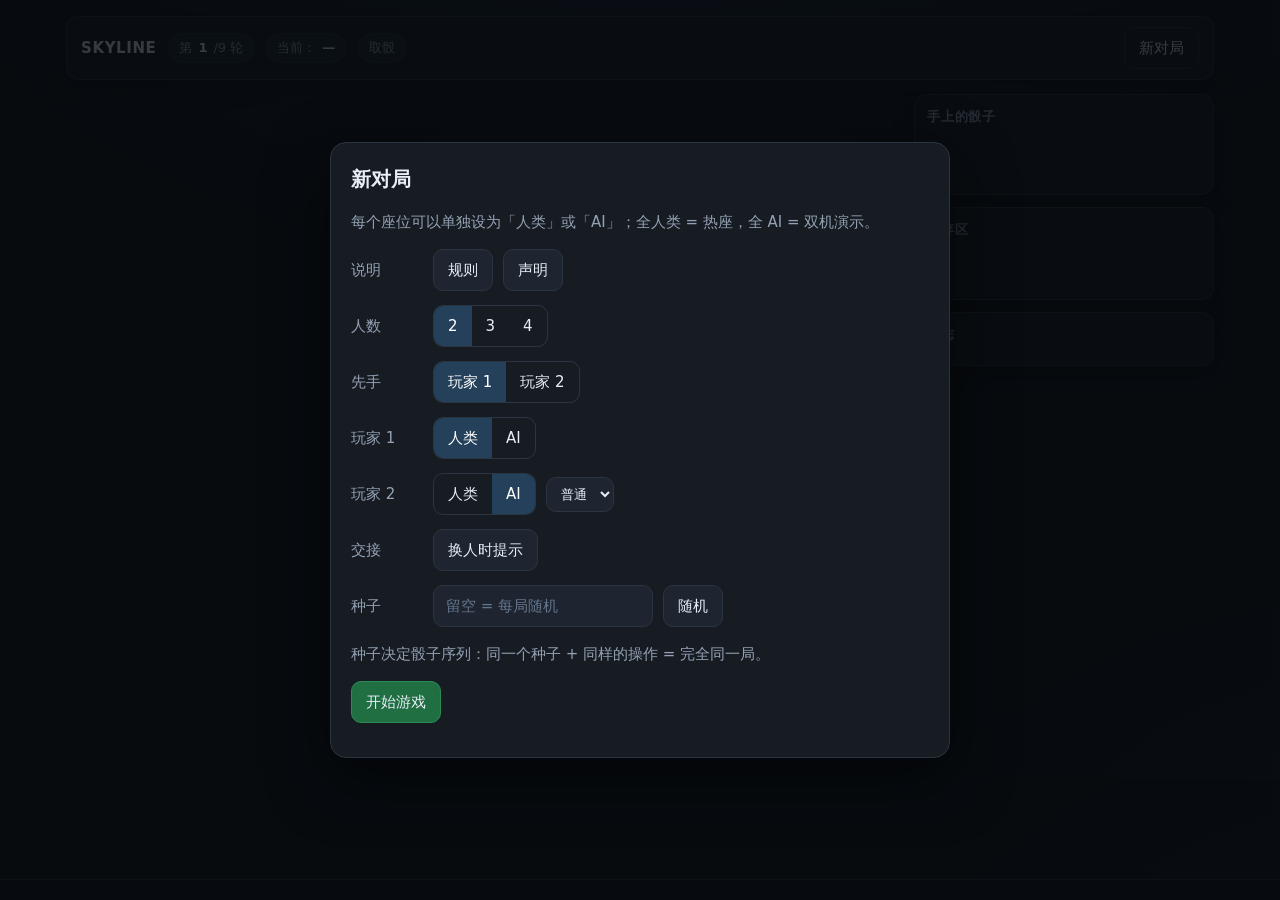
<file: index.html>
<!DOCTYPE html>
<html lang="zh-CN">
<head>
<meta charset="utf-8">
<meta name="viewport" content="width=device-width, initial-scale=1, viewport-fit=cover">
<meta name="theme-color" content="#0f1216">
<title>Skyline · 天际线</title>
<link rel="stylesheet" href="style.css">
</head>
<body>
<div class="app">
  <header class="topbar">
    <span class="title">SKYLINE</span>
    <span class="badge">第 <strong id="round">1</strong>/9 轮</span>
    <span class="badge">当前：<strong id="turn">—</strong></span>
    <span class="badge" id="phase-badge">取骰</span>
    <span id="demo-controls" class="demo-controls"></span>
    <span class="spacer"></span>
    <button id="btn-new" class="ghost">新对局</button>
  </header>

  <div class="layout">
    <section class="players" id="players" data-count="2"></section>

    <aside class="sidebar">
      <div class="card">
        <h3>手上的骰子</h3>
        <div class="dice-row" id="dice"></div>
      </div>
      <div class="card">
        <h3>废弃区</h3>
        <div class="district" id="district"></div>
      </div>
      <div class="card">
        <h3>日志</h3>
        <div class="log" id="log"></div>
      </div>
    </aside>
  </div>
</div>

<footer class="actionbar" id="actionbar">
  <div class="actionbar-inner" id="actions"></div>
</footer>

<div id="modal-root"></div>

<script src="data.js"></script>
<script src="rng.js"></script>
<script src="engine.js"></script>
<script src="art.js"></script>
<script src="weights.js"></script>
<script src="value_linear.js"></script>
<script src="solver.js"></script>
<script src="agents.js"></script>
<script src="decide.js"></script>
<script src="board.js"></script>
<script src="app.js"></script>
</body>
</html>
</file>
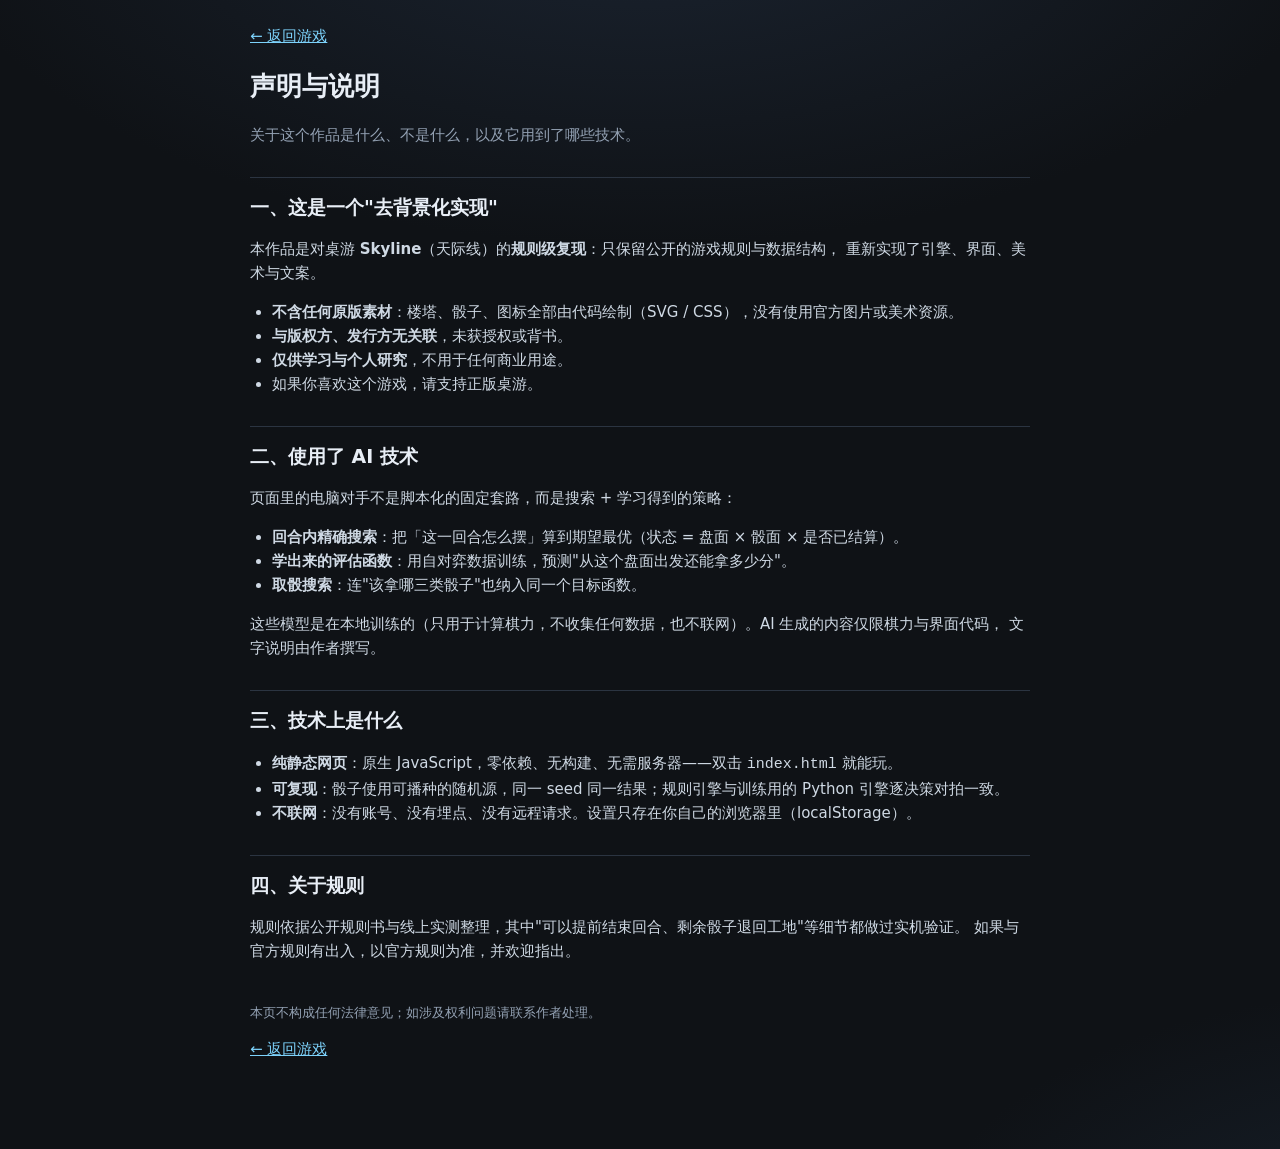
<file: about.html>
<!DOCTYPE html>
<html lang="zh-CN">
<head>
<meta charset="utf-8">
<meta name="viewport" content="width=device-width, initial-scale=1">
<meta name="theme-color" content="#0f1216">
<title>声明 · Skyline 天际线</title>
<link rel="stylesheet" href="style.css">
</head>
<body>
<div class="doc">
  <a class="back" href="index.html">← 返回游戏</a>
  <h1>声明与说明</h1>
  <p class="lead">关于这个作品是什么、不是什么，以及它用到了哪些技术。</p>

  <h2>一、这是一个"去背景化实现"</h2>
  <p>本作品是对桌游 <strong>Skyline</strong>（天际线）的<strong>规则级复现</strong>：只保留公开的游戏规则与数据结构，
     重新实现了引擎、界面、美术与文案。</p>
  <ul>
    <li><strong>不含任何原版素材</strong>：楼塔、骰子、图标全部由代码绘制（SVG / CSS），没有使用官方图片或美术资源。</li>
    <li><strong>与版权方、发行方无关联</strong>，未获授权或背书。</li>
    <li><strong>仅供学习与个人研究</strong>，不用于任何商业用途。</li>
    <li>如果你喜欢这个游戏，请支持正版桌游。</li>
  </ul>

  <h2>二、使用了 AI 技术</h2>
  <p>页面里的电脑对手不是脚本化的固定套路，而是搜索 + 学习得到的策略：</p>
  <ul>
    <li><strong>回合内精确搜索</strong>：把「这一回合怎么摆」算到期望最优（状态 = 盘面 × 骰面 × 是否已结算）。</li>
    <li><strong>学出来的评估函数</strong>：用自对弈数据训练，预测"从这个盘面出发还能拿多少分"。</li>
    <li><strong>取骰搜索</strong>：连"该拿哪三类骰子"也纳入同一个目标函数。</li>
  </ul>
  <p>这些模型是在本地训练的（只用于计算棋力，不收集任何数据，也不联网）。AI 生成的内容仅限棋力与界面代码，
     文字说明由作者撰写。</p>

  <h2>三、技术上是什么</h2>
  <ul>
    <li><strong>纯静态网页</strong>：原生 JavaScript，零依赖、无构建、无需服务器——双击 <code>index.html</code> 就能玩。</li>
    <li><strong>可复现</strong>：骰子使用可播种的随机源，同一 seed 同一结果；规则引擎与训练用的 Python 引擎逐决策对拍一致。</li>
    <li><strong>不联网</strong>：没有账号、没有埋点、没有远程请求。设置只存在你自己的浏览器里（localStorage）。</li>
  </ul>

  <h2>四、关于规则</h2>
  <p>规则依据公开规则书与线上实测整理，其中"可以提前结束回合、剩余骰子退回工地"等细节都做过实机验证。
     如果与官方规则有出入，以官方规则为准，并欢迎指出。</p>

  <p class="foot">本页不构成任何法律意见；如涉及权利问题请联系作者处理。</p>
  <a class="back" href="index.html">← 返回游戏</a>
</div>
</body>
</html>
</file>
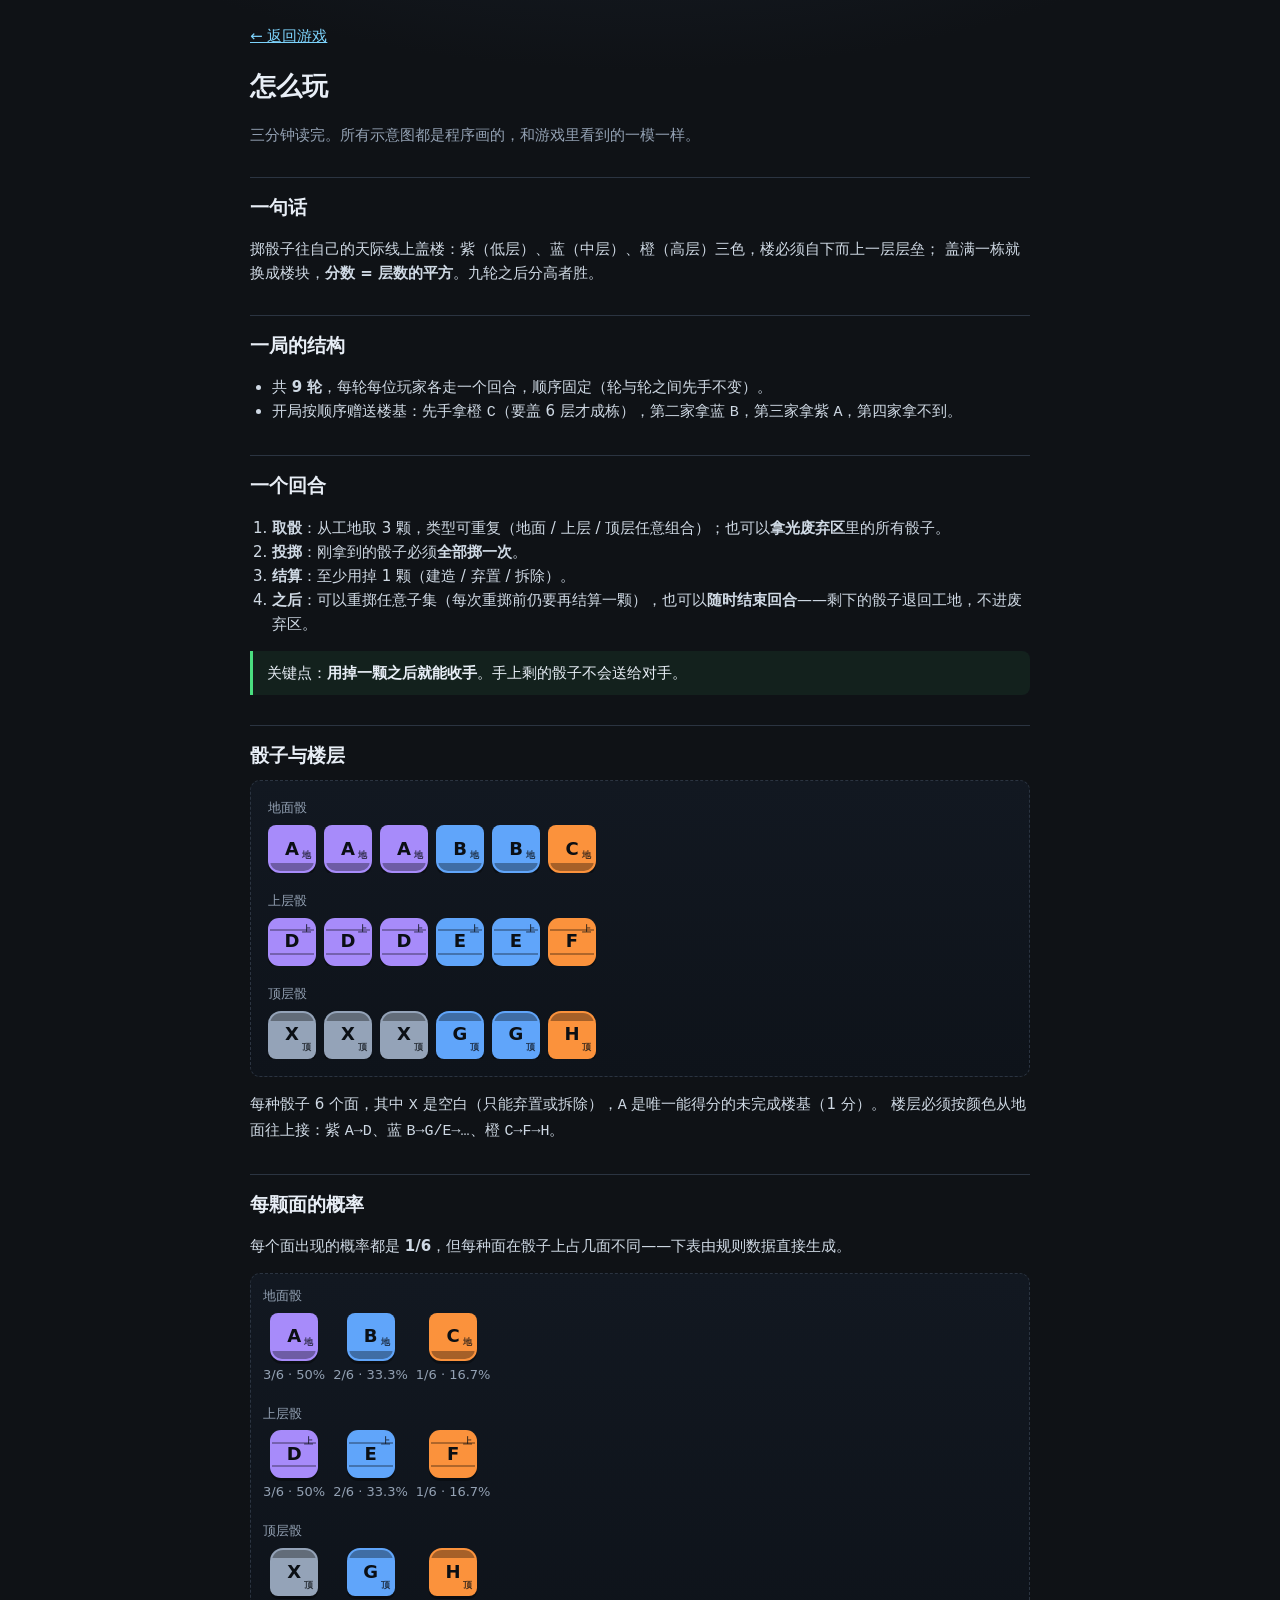
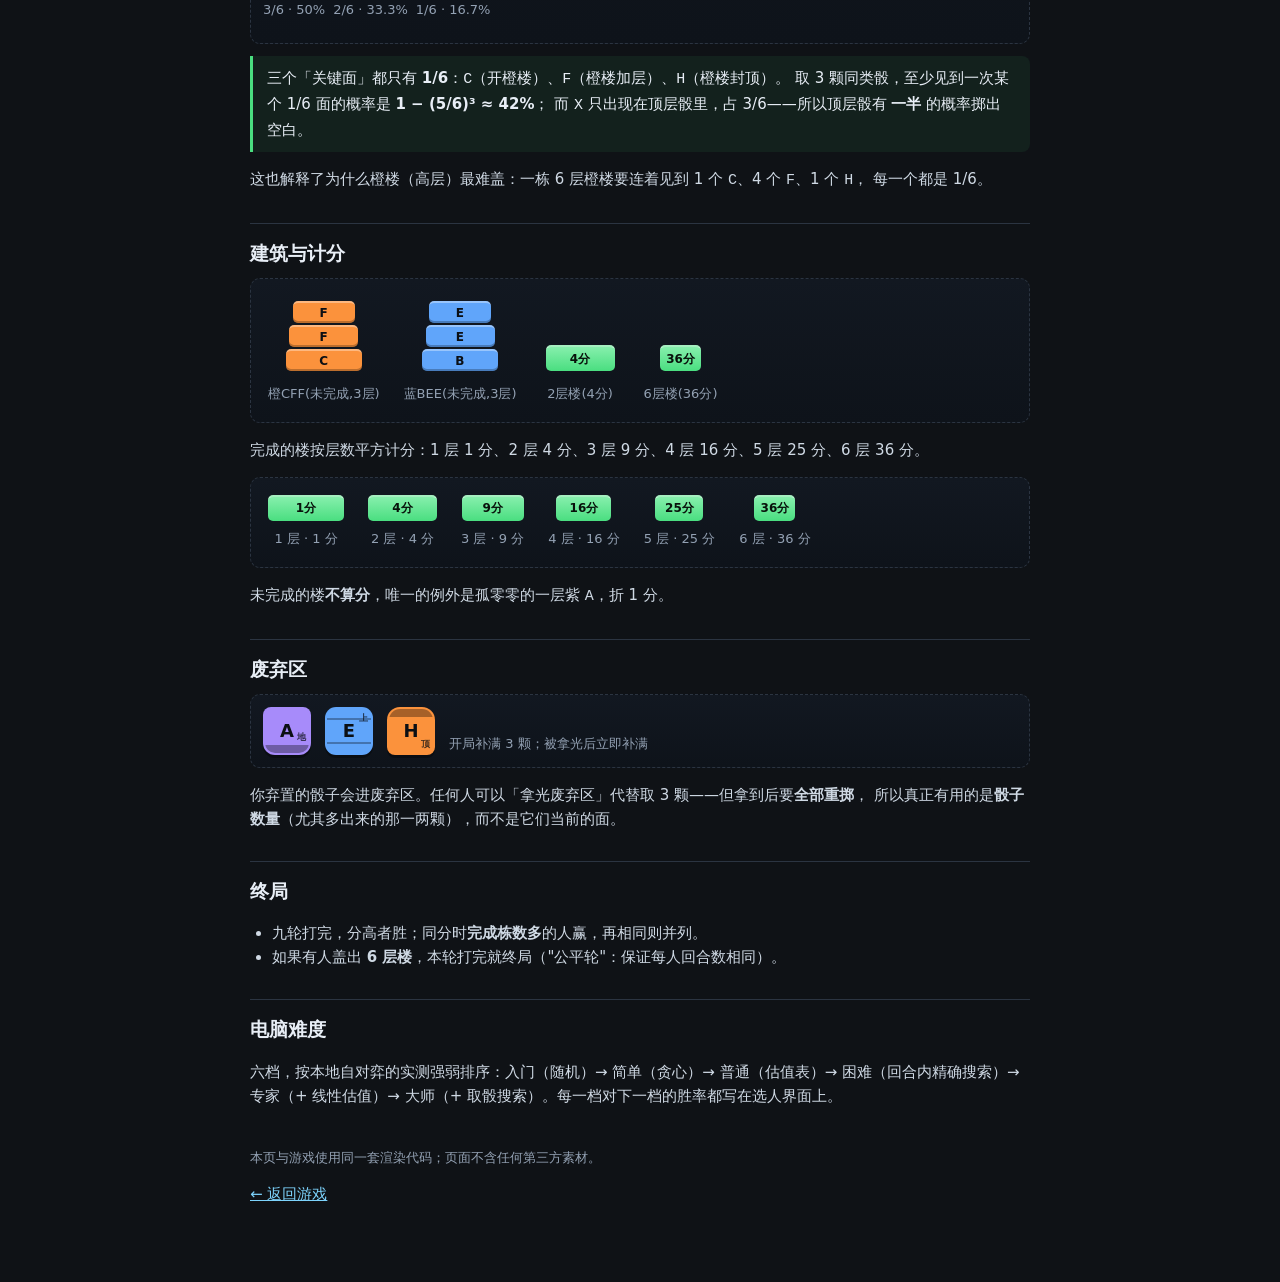
<file: rules.html>
<!DOCTYPE html>
<html lang="zh-CN">
<head>
<meta charset="utf-8">
<meta name="viewport" content="width=device-width, initial-scale=1">
<meta name="theme-color" content="#0f1216">
<title>规则 · Skyline 天际线</title>
<link rel="stylesheet" href="style.css">
</head>
<body>
<div class="doc">
  <a class="back" href="index.html">← 返回游戏</a>
  <h1>怎么玩</h1>
  <p class="lead">三分钟读完。所有示意图都是程序画的，和游戏里看到的一模一样。</p>

  <h2>一句话</h2>
  <p>掷骰子往自己的天际线上盖楼：紫（低层）、蓝（中层）、橙（高层）三色，楼必须自下而上一层层垒；
     盖满一栋就换成楼块，<strong>分数 = 层数的平方</strong>。九轮之后分高者胜。</p>

  <h2>一局的结构</h2>
  <ul>
    <li>共 <strong>9 轮</strong>，每轮每位玩家各走一个回合，顺序固定（轮与轮之间先手不变）。</li>
    <li>开局按顺序赠送楼基：先手拿橙 <code>C</code>（要盖 6 层才成栋），第二家拿蓝 <code>B</code>，第三家拿紫 <code>A</code>，第四家拿不到。</li>
  </ul>

  <h2>一个回合</h2>
  <ol>
    <li><strong>取骰</strong>：从工地取 3 颗，类型可重复（地面 / 上层 / 顶层任意组合）；也可以<strong>拿光废弃区</strong>里的所有骰子。</li>
    <li><strong>投掷</strong>：刚拿到的骰子必须<strong>全部掷一次</strong>。</li>
    <li><strong>结算</strong>：至少用掉 1 颗（建造 / 弃置 / 拆除）。</li>
    <li><strong>之后</strong>：可以重掷任意子集（每次重掷前仍要再结算一颗），也可以<strong>随时结束回合</strong>——剩下的骰子退回工地，不进废弃区。</li>
  </ol>
  <div class="callout">关键点：<strong>用掉一颗之后就能收手</strong>。手上剩的骰子不会送给对手。</div>

  <h2>骰子与楼层</h2>
  <div class="demo column" id="demo-dice"></div>
  <p>每种骰子 6 个面，其中 <code>X</code> 是空白（只能弃置或拆除），<code>A</code> 是唯一能得分的未完成楼基（1 分）。
     楼层必须按颜色从地面往上接：紫 <code>A→D</code>、蓝 <code>B→G/E→…</code>、橙 <code>C→F→H</code>。</p>

  <h2>每颗面的概率</h2>
  <p>每个面出现的概率都是 <strong>1/6</strong>，但每种面在骰子上占几面不同——下表由规则数据直接生成。</p>
  <div class="demo column" id="demo-prob"></div>
  <div class="callout">
    三个「关键面」都只有 <strong>1/6</strong>：<code>C</code>（开橙楼）、<code>F</code>（橙楼加层）、<code>H</code>（橙楼封顶）。
    取 3 颗同类骰，至少见到一次某个 1/6 面的概率是 <strong>1 − (5/6)³ ≈ 42%</strong>；
    而 <code>X</code> 只出现在顶层骰里，占 3/6——所以顶层骰有 <strong>一半</strong> 的概率掷出空白。
  </div>
  <p>这也解释了为什么橙楼（高层）最难盖：一栋 6 层橙楼要连着见到 1 个 <code>C</code>、4 个 <code>F</code>、1 个 <code>H</code>，
     每一个都是 1/6。</p>

  <h2>建筑与计分</h2>
  <div class="demo" id="demo-towers"></div>
  <p>完成的楼按层数平方计分：1 层 1 分、2 层 4 分、3 层 9 分、4 层 16 分、5 层 25 分、6 层 36 分。</p>
  <div class="demo" id="demo-tiles"></div>
  <p>未完成的楼<strong>不算分</strong>，唯一的例外是孤零零的一层紫 <code>A</code>，折 1 分。</p>

  <h2>废弃区</h2>
  <div class="demo" id="demo-district"></div>
  <p>你弃置的骰子会进废弃区。任何人可以「拿光废弃区」代替取 3 颗——但拿到后要<strong>全部重掷</strong>，
     所以真正有用的是<strong>骰子数量</strong>（尤其多出来的那一两颗），而不是它们当前的面。</p>

  <h2>终局</h2>
  <ul>
    <li>九轮打完，分高者胜；同分时<strong>完成栋数多</strong>的人赢，再相同则并列。</li>
    <li>如果有人盖出 <strong>6 层楼</strong>，本轮打完就终局（"公平轮"：保证每人回合数相同）。</li>
  </ul>

  <h2>电脑难度</h2>
  <p>六档，按本地自对弈的实测强弱排序：入门（随机）→ 简单（贪心）→ 普通（估值表）→
     困难（回合内精确搜索）→ 专家（+ 线性估值）→ 大师（+ 取骰搜索）。每一档对下一档的胜率都写在选人界面上。</p>

  <p class="foot">本页与游戏使用同一套渲染代码；页面不含任何第三方素材。</p>
  <a class="back" href="index.html">← 返回游戏</a>
</div>

<script src="data.js"></script>
<script src="art.js"></script>
<script>
(function () {
  'use strict';
  const D = SkyData, A = SkyArt;

  // 骰子：三类的六个面
  const diceBox = document.getElementById('demo-dice');
  [0, 1, 2].forEach((t) => {
    const col = A.el('div', 'tower');
    col.appendChild(A.el('div', 'player-sub', D.TYPE_NAMES[t]));
    const row = A.el('div', 'dice-row');
    D.DICE_FACES[t].forEach((f) => row.appendChild(A.dieNode(f)));
    col.appendChild(row);
    diceBox.appendChild(col);
  });

  // 楼塔：三种典型状态
  const towerBox = document.getElementById('demo-towers');
  [D.COLUMN_INDEX.CFF, D.COLUMN_INDEX.BEE, D.TILE_BASE[2], D.TILE_BASE[6]].forEach((v) => {
    const wrap = A.el('div', 'tower');
    wrap.appendChild(A.towerNode(v));
    wrap.appendChild(A.el('div', 'cap', D.describe(v)));
    towerBox.appendChild(wrap);
  });

  // 楼块：1..6 层
  const tileBox = document.getElementById('demo-tiles');
  for (let h = 1; h <= 6; h += 1) {
    const wrap = A.el('div', 'tower');
    wrap.appendChild(A.tileNode(D.TILE_BASE[h]));
    wrap.appendChild(A.el('div', 'cap', h + ' 层 · ' + h * h + ' 分'));
    tileBox.appendChild(wrap);
  }

  // 概率：按类型列出每个面占几面
  const probBox = document.getElementById('demo-prob');
  [0, 1, 2].forEach((t) => {
    const block = A.el('div', 'prob-block');
    block.appendChild(A.el('div', 'player-sub', D.TYPE_NAMES[t]));
    const row = A.el('div', 'dice-row');
    const counts = {};
    D.DICE_FACES[t].forEach((f) => { counts[f] = (counts[f] || 0) + 1; });
    Object.keys(counts).sort((a, b) => counts[b] - counts[a]).forEach((face) => {
      const cell = A.el('div', 'prob-cell');
      cell.appendChild(A.dieNode(face));
      cell.appendChild(A.el('div', 'cap', counts[face] + '/6 · '
        + (Math.round((counts[face] / 6) * 1000) / 10) + '%'));
      row.appendChild(cell);
    });
    block.appendChild(row);
    probBox.appendChild(block);
  });

  // 废弃区
  const districtBox = document.getElementById('demo-district');
  D.DISTRICT_FILL.forEach((f) => districtBox.appendChild(A.dieNode(f)));
  districtBox.appendChild(A.el('span', 'cap', '开局补满 3 颗；被拿光后立即补满'));
})();
</script>
</body>
</html>
</file>
<file: style.css>
/* Skyline 网页版样式：布局 + 主题 + 自绘美术（无任何外部图片） */
:root {
  color-scheme: dark;
  --bg: #0f1216;
  --panel: #171c23;
  --panel-2: #1e2530;
  --line: #2b3441;
  --text: #e8eef6;
  --muted: #93a1b3;
  --accent: #4ade80;
  --purple: #a78bfa;
  --blue: #60a5fa;
  --orange: #fb923c;
  --gray: #64748b;
  --radius: 12px;
  --shadow: 0 6px 20px rgba(0, 0, 0, .35);
}

* { box-sizing: border-box; }

html, body {
  margin: 0;
  min-height: 100%;
  background:
    radial-gradient(1200px 600px at 50% -10%, #1b2431 0%, transparent 60%),
    radial-gradient(900px 500px at 110% 110%, #17202b 0%, transparent 55%),
    var(--bg);
  color: var(--text);
  font: 15px/1.6 system-ui, "Microsoft YaHei", "PingFang SC", sans-serif;
}

button {
  font: inherit;
  color: var(--text);
  background: var(--panel-2);
  border: 1px solid var(--line);
  border-radius: 10px;
  padding: 8px 14px;
  cursor: pointer;
  transition: border-color .15s, transform .05s, background .15s;
}
button:hover:not(:disabled) { border-color: #3d4b5c; }
button:active:not(:disabled) { transform: translateY(1px); }
button:disabled { opacity: .38; cursor: not-allowed; }
button.primary { background: #1f6f43; border-color: #2c8a57; }
button.primary:hover:not(:disabled) { background: #248150; }
button.ghost { background: transparent; }
button.danger { background: #4a2026; border-color: #7a3038; }

/* ---------------------------------------------------------------- 布局 */
.app {
  max-width: 1180px;
  margin: 0 auto;
  padding: 16px 16px 24px;
  /* 底部动作栏是 fixed 的：页面高度要让开它，否则最下排楼塔会被盖住 */
  min-height: calc(100vh - var(--barh, 120px));
  display: flex;
  flex-direction: column;
}

.topbar {
  display: flex;
  align-items: center;
  gap: 12px;
  flex-wrap: wrap;
  padding: 10px 14px;
  background: var(--panel);
  border: 1px solid var(--line);
  border-radius: var(--radius);
  box-shadow: var(--shadow);
}
.topbar .title { font-weight: 700; letter-spacing: .04em; }
.topbar .spacer { flex: 1; }
.badge {
  display: inline-flex;
  align-items: center;
  gap: 6px;
  padding: 4px 10px;
  border-radius: 999px;
  background: var(--panel-2);
  border: 1px solid var(--line);
  color: var(--muted);
  font-size: 13px;
}
.badge strong { color: var(--text); font-weight: 600; }

.layout {
  display: grid;
  grid-template-columns: minmax(0, 1fr) 300px;
  gap: 14px;
  margin-top: 14px;
  flex: 1;
  align-items: stretch;
}
@media (max-width: 900px) {
  .layout { grid-template-columns: minmax(0, 1fr); }
}

.players { display: grid; gap: 12px; grid-template-columns: repeat(2, minmax(0, 1fr)); align-content: stretch; min-width: 0; }
.players[data-count="2"] { grid-template-columns: repeat(2, minmax(0, 1fr)); }
.players[data-count="3"] { grid-template-columns: repeat(2, minmax(0, 1fr)); }
.players[data-count="4"] { grid-template-columns: repeat(2, minmax(0, 1fr)); }
@media (max-width: 720px) {
  .players, .players[data-count] { grid-template-columns: minmax(0, 1fr); }
  .skyline { min-height: 92px; }
  .actionbar-inner { gap: 6px; }
  .actionbar-inner .hint { flex: 1 1 100%; margin-right: 0; }
  .actionbar-inner button { padding: 9px 12px; font-size: 14px; }
}

/* ---------------------------------------------------------------- 玩家面板 */
.player {
  background: var(--panel);
  border: 1px solid var(--line);
  border-radius: var(--radius);
  padding: 12px;
  box-shadow: var(--shadow);
  position: relative;
  display: flex;
  flex-direction: column;
  min-width: 0;
  transition: border-color .2s, box-shadow .2s;
}
.player.active {
  border-color: var(--accent);
  box-shadow: 0 0 0 1px var(--accent), var(--shadow);
}
.player.you::after { content: ""; }
.player-head {
  display: flex;
  align-items: baseline;
  gap: 8px;
  margin-bottom: 10px;
}
.player-name { font-weight: 700; }
.player-score { margin-left: auto; font-variant-numeric: tabular-nums; color: var(--accent); font-weight: 700; }
.player-sub { color: var(--muted); font-size: 13px; }

.skyline {
  display: flex;
  align-items: flex-end;
  gap: 10px;
  min-height: 118px;
  flex: 1;
  min-width: 0;
  padding: 8px;
  background: linear-gradient(180deg, #121821, #0e131a);
  border: 1px dashed var(--line);
  border-bottom: 3px solid #39465a;
  border-radius: 10px;
  overflow-x: auto;
}

.tower {
  display: flex;
  flex-direction: column;
  align-items: center;
  gap: 2px;
  cursor: default;
  padding: 4px;
  border-radius: 8px;
  border: 1px solid transparent;
  transition: border-color .15s, background .15s;
}
.tower.target {
  border-color: var(--accent);
  background: rgba(74, 222, 128, .08);
  box-shadow: 0 0 0 2px rgba(74, 222, 128, .30);
  cursor: pointer;
}
.tower.target:hover {
  background: rgba(74, 222, 128, .16);
  box-shadow: 0 0 0 2px rgba(74, 222, 128, .45);
}
/* 拆除模式：目标用红色，避免和"建造落点"的绿色混淆 */
.tower.target.danger {
  border-color: #f87171;
  background: rgba(248, 113, 113, .10);
  box-shadow: 0 0 0 2px rgba(248, 113, 113, .35);
}
.tower.target.danger:hover {
  background: rgba(248, 113, 113, .20);
  box-shadow: 0 0 0 2px rgba(248, 113, 113, .55);
}

.floor {
  display: flex;
  align-items: center;
  justify-content: center;
  height: 22px;
  border-radius: 5px;
  font-size: 12px;
  font-weight: 700;
  letter-spacing: .04em;
  color: #0b0f14;
  border-top: 2px solid rgba(255, 255, 255, .35);
  box-shadow: inset 0 -2px 0 rgba(0, 0, 0, .25);
}
.floor.purple { background: var(--purple); }
.floor.blue { background: var(--blue); }
.floor.orange { background: var(--orange); }
.floor.gray { background: var(--gray); color: #e5e7eb; }

.tile {
  display: flex;
  align-items: center;
  justify-content: center;
  height: 26px;
  border-radius: 5px;
  font-size: 12px;
  font-weight: 800;
  color: #08110b;
  background: linear-gradient(180deg, #86efac, #4ade80);
  border-top: 2px solid rgba(255, 255, 255, .5);
}

.slot-empty {
  width: 100%;
  min-width: 34px;
  height: 22px;
  border-radius: 5px;
  border: 1px dashed var(--line);
}
.tower.target .slot-empty { border-color: var(--accent); }

/* ---------------------------------------------------------------- 侧栏 */
.sidebar { display: grid; gap: 12px; align-content: start; }
.card {
  background: var(--panel);
  border: 1px solid var(--line);
  border-radius: var(--radius);
  padding: 12px;
  box-shadow: var(--shadow);
}
.card h3 { margin: 0 0 8px; font-size: 13px; color: var(--muted); font-weight: 600; letter-spacing: .06em; text-transform: uppercase; }

.dice-row {
  display: flex;
  gap: 8px;
  flex-wrap: wrap;
  min-height: 46px;
  max-height: 190px;
  overflow-y: auto;
  align-items: center;
}

.die {
  --band: 8px;
  position: relative;
  width: 48px;
  height: 48px;
  border-radius: 11px;
  display: flex;
  align-items: center;
  justify-content: center;
  font-weight: 800;
  font-size: 18px;
  color: #0b0f14;
  border: 2px solid transparent;
  background-color: #e5e7eb;
  box-shadow: 0 3px 0 rgba(0, 0, 0, .35);
  cursor: pointer;
  user-select: none;
  overflow: hidden;
  transition: transform .1s, border-color .15s, opacity .15s;
}

/* 类型：底座 / 中间层 / 顶层——用"厚度带"和圆角区分，再配一个角标文字 */
.die::before {
  content: '';
  position: absolute;
  left: 0;
  right: 0;
  height: var(--band);
  background: rgba(0, 0, 0, .34);
  pointer-events: none;
}
.die.t0::before { bottom: 0; border-radius: 0 0 9px 9px; }              /* 底座：底部厚台 */
.die.t1::before { display: none; }                                      /* 中间层：改用上下两道接缝，避免划过字母 */
.die.t1 {
  background-image:
    linear-gradient(rgba(0, 0, 0, .30), rgba(0, 0, 0, .30)),
    linear-gradient(rgba(0, 0, 0, .30), rgba(0, 0, 0, .30));
  background-size: 100% 2px, 100% 2px;
  background-position: 0 22%, 0 78%;
  background-repeat: no-repeat;
}
.die.t2::before { top: 0; border-radius: 9px 9px 0 0; }                 /* 顶层：顶部压顶 */

.die::after {
  content: '地';
  position: absolute;
  right: 3px;
  bottom: 2px;
  font-size: 9px;
  font-weight: 700;
  opacity: .75;
  pointer-events: none;
}
.die.t1::after { content: '上'; top: 2px; bottom: auto; }
.die.t2::after { content: '顶'; }
/* 底座：角标抬到厚台之上 */
.die.t0::after { bottom: calc(var(--band) + 1px); }

.die.t2 { border-radius: 13px 13px 8px 8px; }
.die.t0 { border-radius: 8px 8px 12px 12px; }

.die.purple { background-color: var(--purple); }
.die.blue { background-color: var(--blue); }
.die.orange { background-color: var(--orange); }
.die.gray { background-color: #94a3b8; }
.die.selected { border-color: var(--accent); transform: translateY(-4px); }
.die.small { --band: 5px; width: 34px; height: 34px; font-size: 14px; border-radius: 8px; box-shadow: none; cursor: default; }
.die.small::after { font-size: 8px; right: 2px; bottom: 1px; }
.die.small.t0::after { bottom: calc(var(--band) + 1px); }
.die.disabled { opacity: .5; }

.district { display: flex; gap: 6px; flex-wrap: wrap; min-height: 38px; align-items: center; }

.log {
  max-height: 260px;
  overflow-y: auto;
  font-size: 13px;
  line-height: 1.65;
  color: #c7d2df;
}
.log div { padding: 2px 0; border-bottom: 1px dashed rgba(255, 255, 255, .05); }
.log .hl { color: var(--accent); }

/* ---------------------------------------------------------------- 底部动作栏 */
.actionbar {
  position: fixed;
  left: 0;
  right: 0;
  bottom: 0;
  background: rgba(15, 18, 22, .94);
  border-top: 1px solid var(--line);
  backdrop-filter: blur(8px);
  padding: 10px 16px;
  z-index: 20;
}
.actionbar-inner {
  max-width: 1180px;
  margin: 0 auto;
  display: flex;
  gap: 8px;
  align-items: center;
  flex-wrap: wrap;
}
.hint { color: var(--muted); font-size: 13px; margin-right: auto; }

.take-grid { display: grid; grid-template-columns: repeat(5, minmax(0, 1fr)); gap: 8px; width: 100%; }
@media (max-width: 720px) { .take-grid { grid-template-columns: repeat(2, minmax(0, 1fr)); } }
.take-btn { display: flex; gap: 4px; align-items: center; justify-content: center; padding: 10px 6px; }
.pip { width: 12px; height: 12px; border-radius: 50%; display: inline-block; }

/* ---------------------------------------------------------------- 弹层 */
.overlay {
  position: fixed;
  inset: 0;
  background: rgba(6, 9, 13, .78);
  display: flex;
  align-items: center;
  justify-content: center;
  padding: 20px;
  z-index: 40;
}
.modal {
  background: var(--panel);
  border: 1px solid var(--line);
  border-radius: 16px;
  padding: 20px;
  max-width: 620px;
  width: 100%;
  max-height: 88vh;
  overflow: auto;
  box-shadow: 0 20px 60px rgba(0, 0, 0, .5);
}
.modal h2 { margin: 0 0 6px; font-size: 20px; }
.modal p { color: var(--muted); }
.modal .row { display: flex; gap: 10px; flex-wrap: wrap; align-items: center; margin: 14px 0; }
.modal .row > label { color: var(--muted); min-width: 72px; }

.seg { display: inline-flex; border: 1px solid var(--line); border-radius: 10px; overflow: hidden; }
.seg button { border: 0; border-radius: 0; background: transparent; padding: 8px 14px; }
.seg button.on { background: #24405a; color: #fff; }

.text-input {
  font: inherit;
  padding: 8px 12px;
  min-width: 180px;
  border-radius: 10px;
  border: 1px solid var(--line);
  background: var(--panel-2);
  color: var(--text);
}
.text-input::placeholder { color: #64748b; }
.text-input:focus { outline: none; border-color: #3d5a7a; }

table.score { width: 100%; border-collapse: collapse; font-variant-numeric: tabular-nums; }
table.score th, table.score td { padding: 6px 8px; border-bottom: 1px solid var(--line); text-align: right; }
table.score th:first-child, table.score td:first-child { text-align: left; }
table.score tr.win td { color: var(--accent); font-weight: 700; }

.handoff { text-align: center; }
.handoff .big { font-size: 22px; font-weight: 700; margin: 10px 0 18px; }

/* ---------------------------------------------------------------- 动效 */
@keyframes flip {
  0% { transform: translateY(-6px) rotateX(-70deg); opacity: .4; }
  100% { transform: none; opacity: 1; }
}
@keyframes pop {
  0% { transform: scale(1); }
  45% { transform: scale(1.22); }
  100% { transform: scale(1); }
}
@keyframes rise {
  0% { transform: translateY(8px); opacity: 0; }
  100% { transform: none; opacity: 1; }
}
.dice-row.flash .die { animation: flip .32s ease-out both; }
.player-score.pop { animation: pop .45s ease-out; display: inline-block; }
.skyline.flash .tower:last-child, .skyline.flash .tile { animation: rise .3s ease-out both; }

@media (prefers-reduced-motion: reduce) {
  .dice-row.flash .die, .player-score.pop, .skyline.flash .tower, .skyline.flash .tile { animation: none; }
}

/* ---------------------------------------------------------------- 演示控制 */
.demo-controls { display: inline-flex; gap: 6px; align-items: center; }
.demo-controls button { padding: 4px 10px; font-size: 12px; border-radius: 999px; }
.demo-controls button.on { background: #24405a; border-color: #3b5f82; }

/* ---------------------------------------------------------------- 文档页（规则/声明） */
.doc {
  max-width: 820px;
  margin: 0 auto;
  padding: 24px 20px 80px;
}
.doc h1 { font-size: 26px; margin: 8px 0 4px; }
.doc h2 { font-size: 19px; margin: 30px 0 8px; padding-top: 14px; border-top: 1px solid var(--line); }
.doc p, .doc li { color: #cfd9e4; }
.doc ul, .doc ol { padding-left: 22px; }
.doc .lead { color: var(--muted); }
.doc .demo {
  display: flex;
  gap: 14px;
  flex-wrap: wrap;
  align-items: flex-end;
  padding: 12px;
  margin: 10px 0 4px;
  background: linear-gradient(180deg, #121821, #0e131a);
  border: 1px dashed var(--line);
  border-radius: 10px;
}
.doc .demo .cap { color: var(--muted); font-size: 13px; margin-top: 6px; }
.doc .demo.column { flex-direction: column; align-items: stretch; gap: 8px; }
.doc .demo.column .tower { align-items: flex-start; gap: 6px; }
.doc .prob-block { display: flex; flex-direction: column; gap: 6px; margin-bottom: 10px; }
.doc .prob-cell { display: flex; flex-direction: column; align-items: center; gap: 4px; }
.doc .prob-cell .cap { margin-top: 0; }
.doc table.prob { width: 100%; border-collapse: collapse; margin: 10px 0; }
.doc table.prob th, .doc table.prob td { padding: 6px 10px; border-bottom: 1px solid var(--line); text-align: left; }
.doc table.prob th { color: var(--muted); font-weight: 600; }
.doc .callout {
  border-left: 3px solid var(--accent);
  background: rgba(74, 222, 128, .07);
  padding: 10px 14px;
  border-radius: 0 8px 8px 0;
  margin: 12px 0;
}
.doc .foot { margin-top: 40px; color: var(--muted); font-size: 13px; }
.doc a { color: #7dd3fc; }
.doc .back { display: inline-block; margin-bottom: 10px; }
</file>
